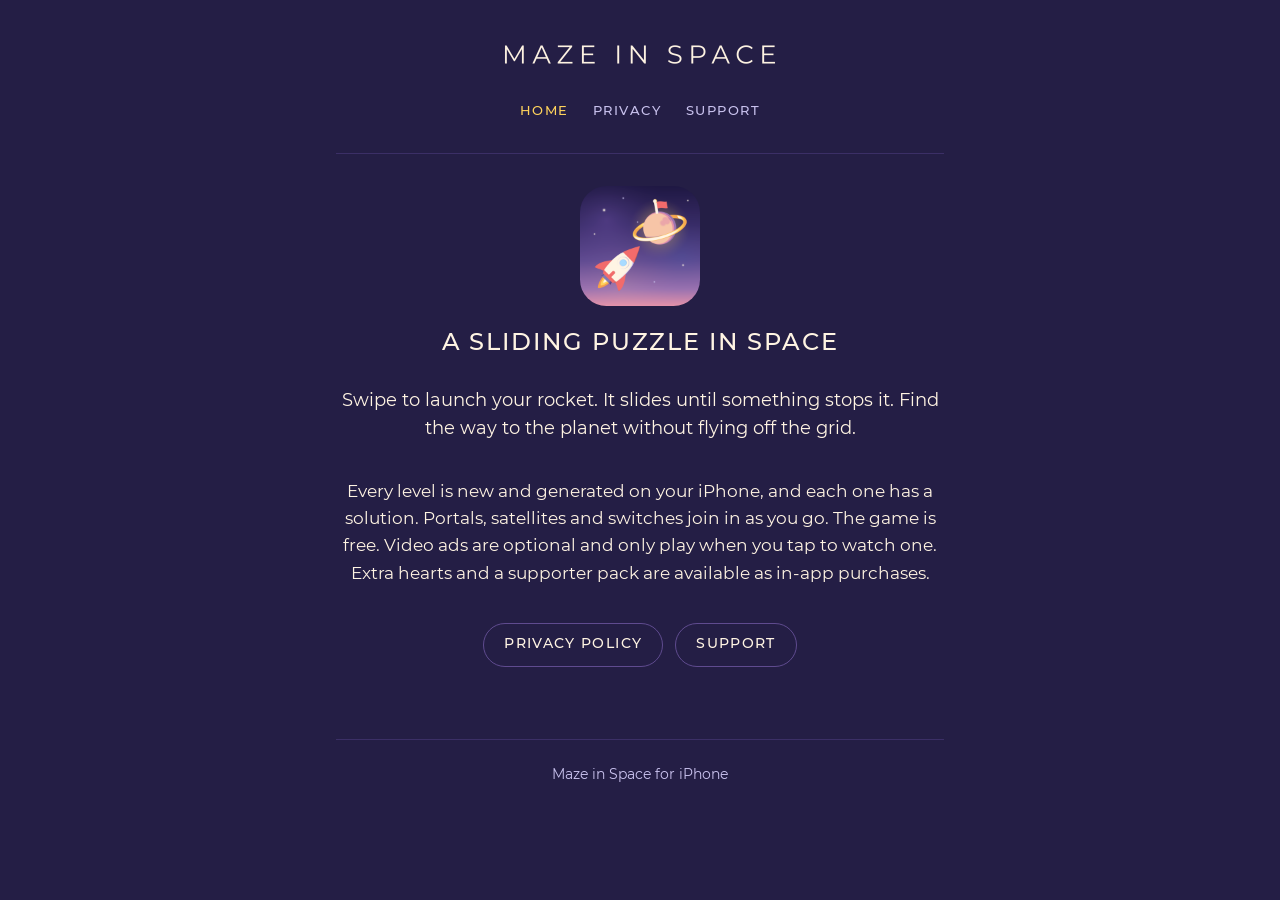
<file: index.html>
<!doctype html>
<html lang="en">
<head>
  <meta charset="utf-8">
  <meta name="viewport" content="width=device-width, initial-scale=1">
  <title>Maze in Space</title>
  <meta name="description" content="Maze in Space is a sliding puzzle game in space for iPhone.">
  <link rel="stylesheet" href="style.css">
  <link rel="icon" type="image/png" href="images/icon.png">
</head>
<body>
  <div class="page">
    <header class="site-header">
      <a class="wordmark" href="index.html"><img src="images/logo.png" width="1152" height="180" alt="Maze in Space"></a>
      <nav class="site-nav" aria-label="Pages">
        <a href="index.html" aria-current="page">Home</a>
        <a href="privacy.html">Privacy</a>
        <a href="support.html">Support</a>
      </nav>
    </header>

    <main>
      <section class="hero">
        <img class="icon" src="images/icon.png" width="360" height="360" alt="The Maze in Space app icon: a rocket flying to a small planet">
        <h1>A sliding puzzle in space</h1>
        <p class="lead">Swipe to launch your rocket. It slides until something stops it. Find the way to the planet without flying off the grid.</p>
        <p>Every level is new and generated on your iPhone, and each one has a solution. Portals, satellites and switches join in as you go. The game is free. Video ads are optional and only play when you tap to watch one. Extra hearts and a supporter pack are available as in-app purchases.</p>
        <ul class="links">
          <li><a href="privacy.html">Privacy policy</a></li>
          <li><a href="support.html">Support</a></li>
        </ul>
      </section>
    </main>

    <footer class="site-footer">
      <p>Maze in Space for iPhone</p>
    </footer>
  </div>
</body>
</html>
</file>
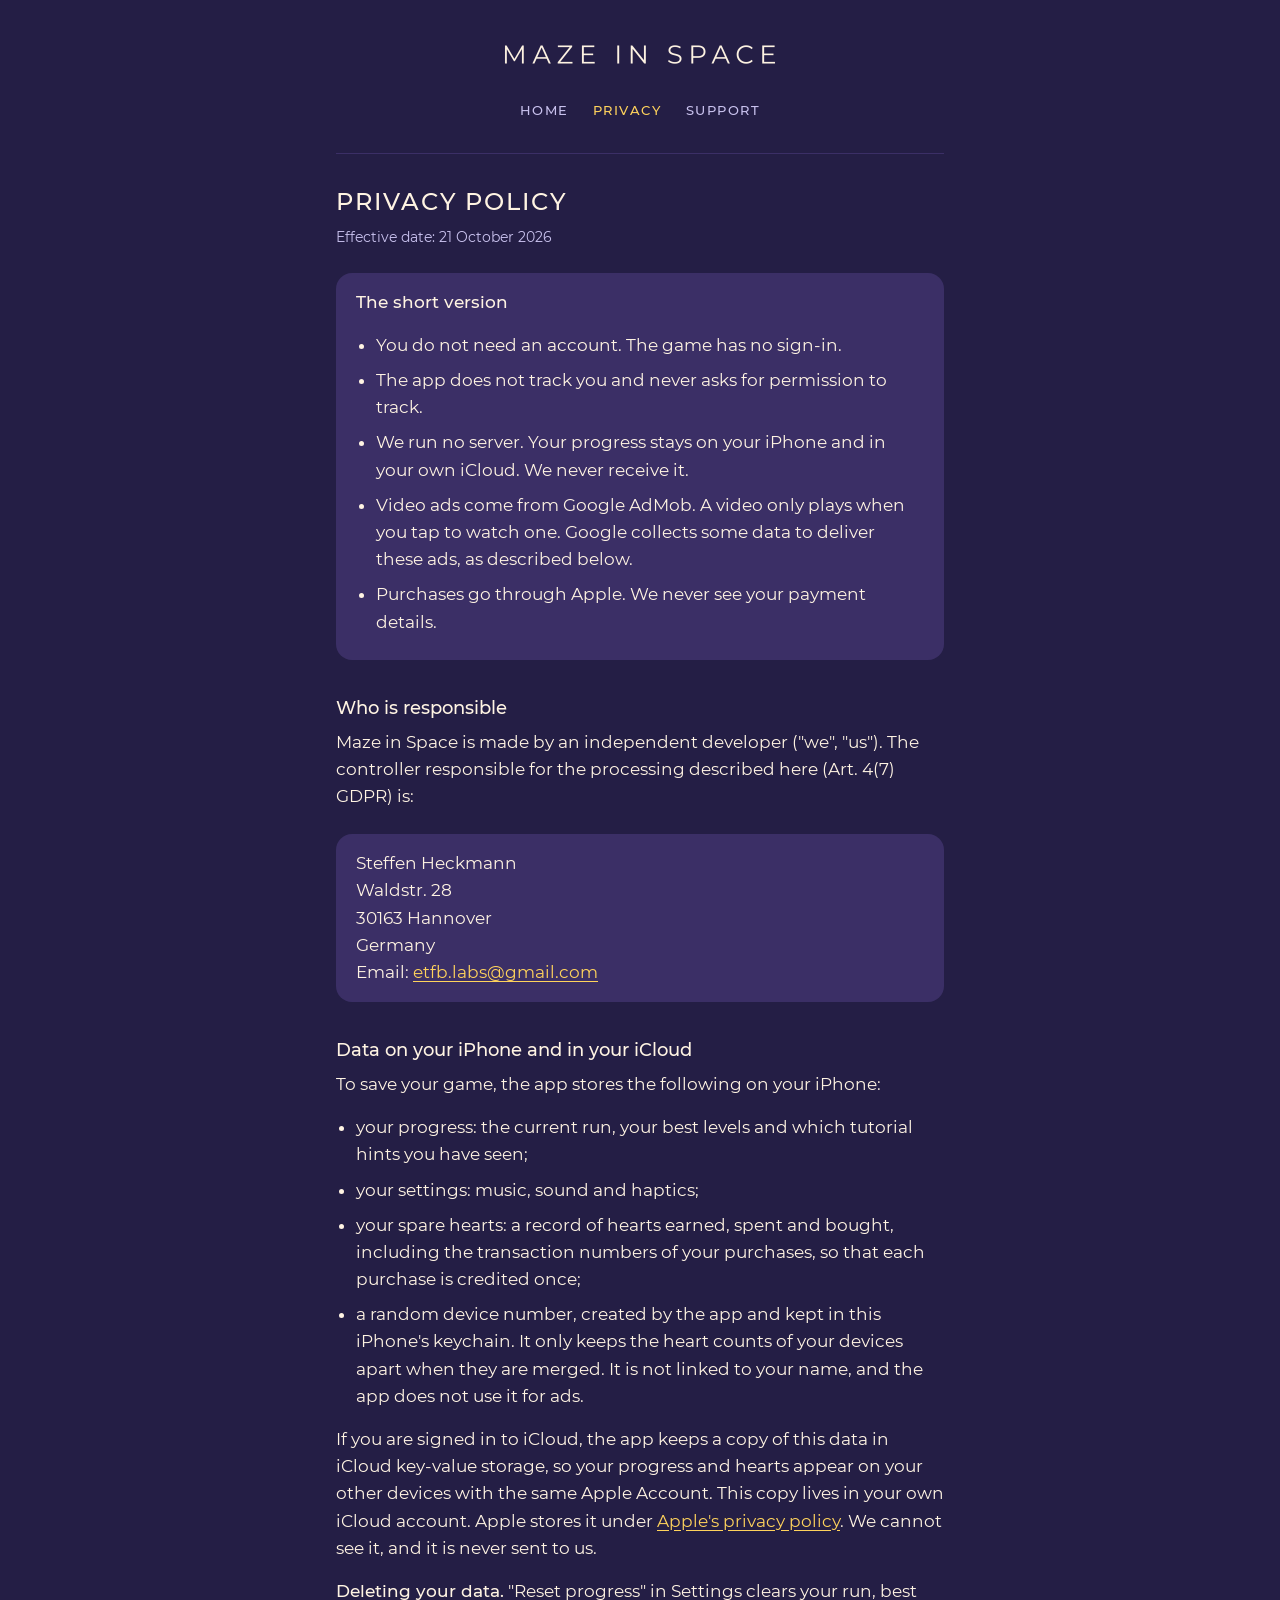
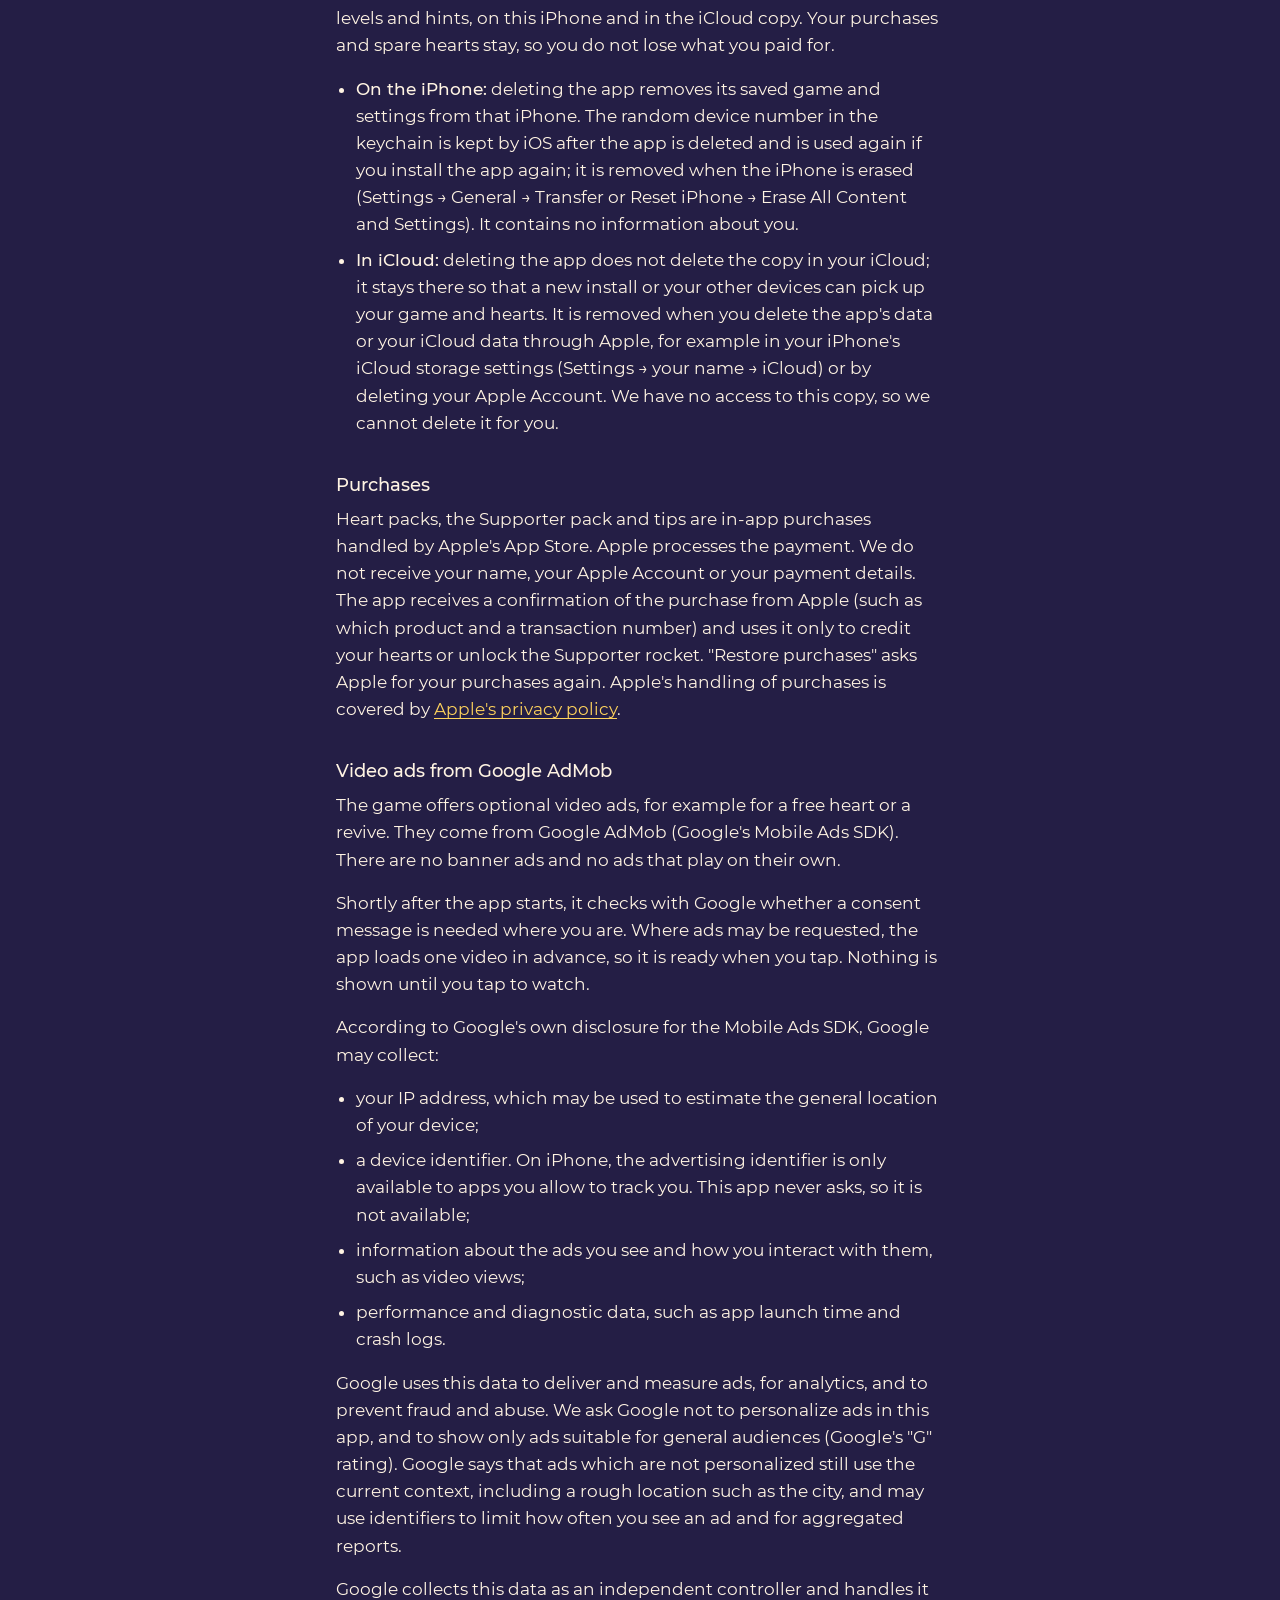
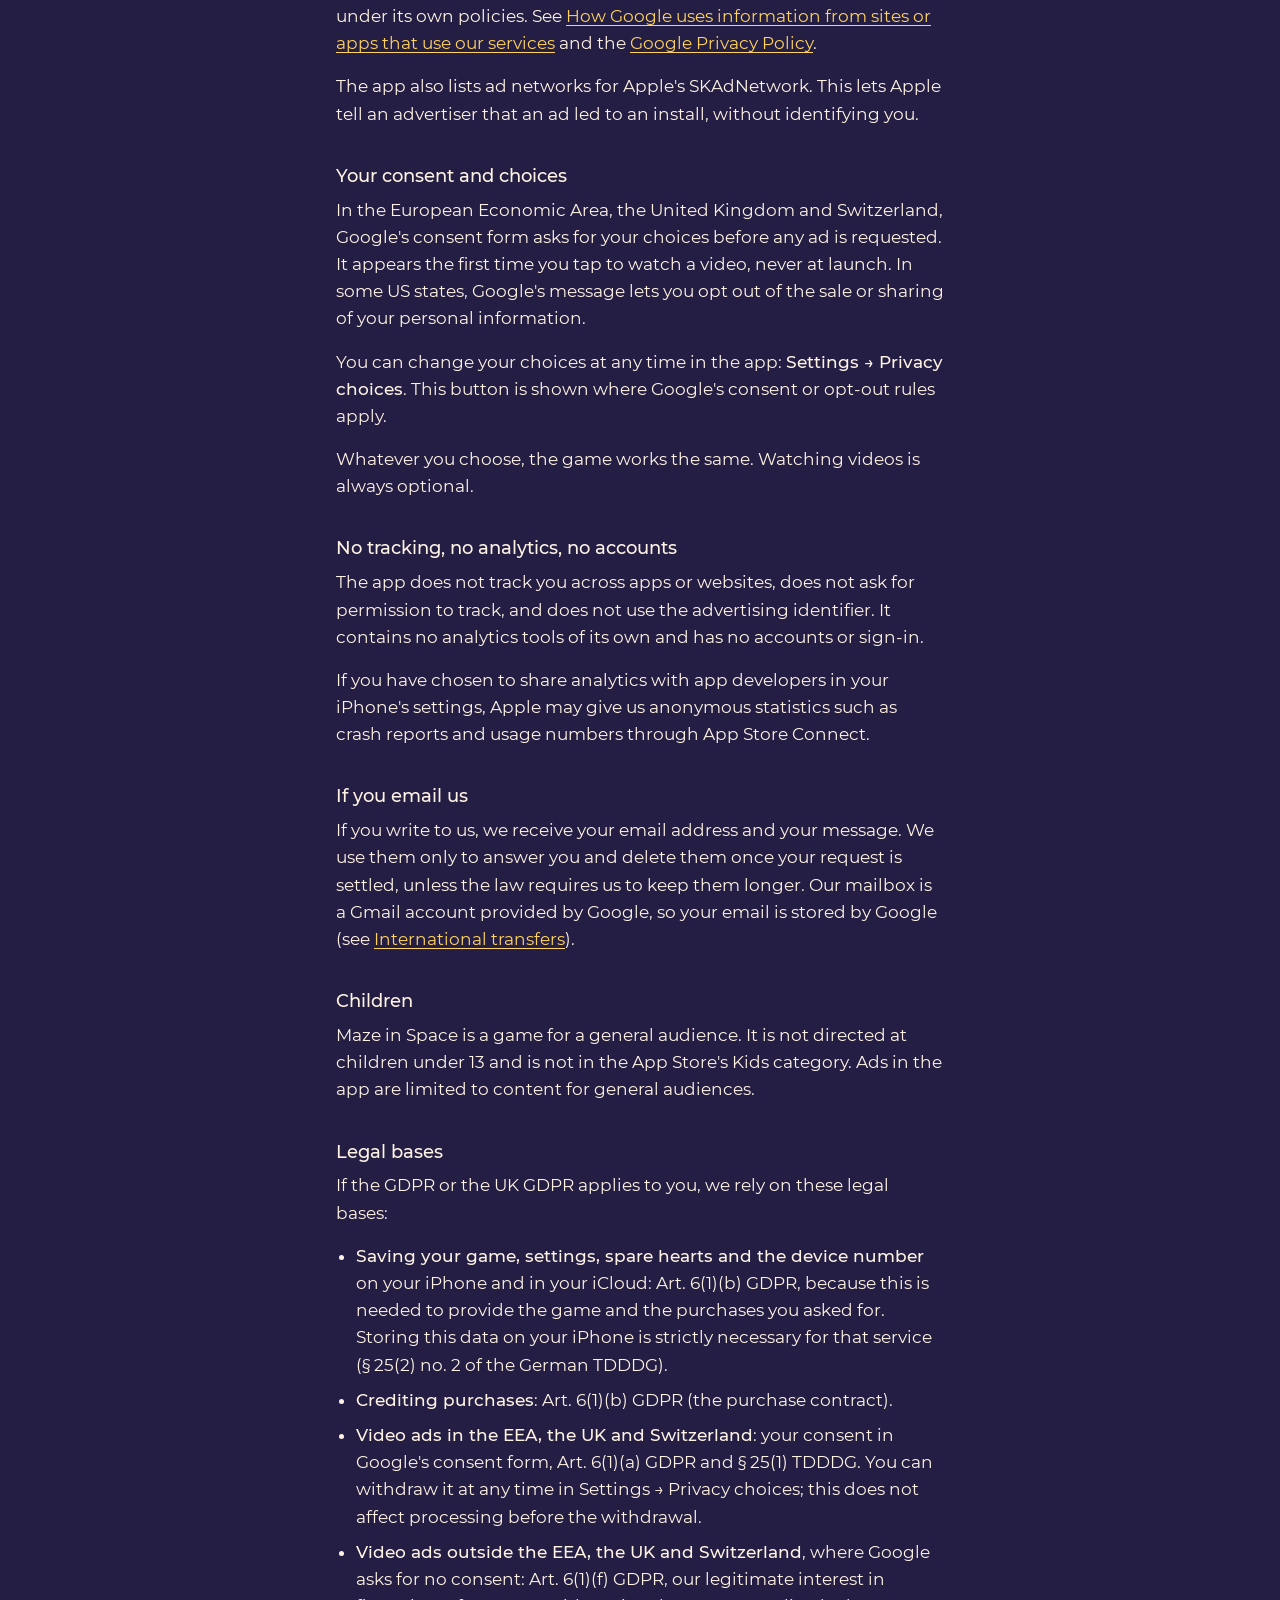
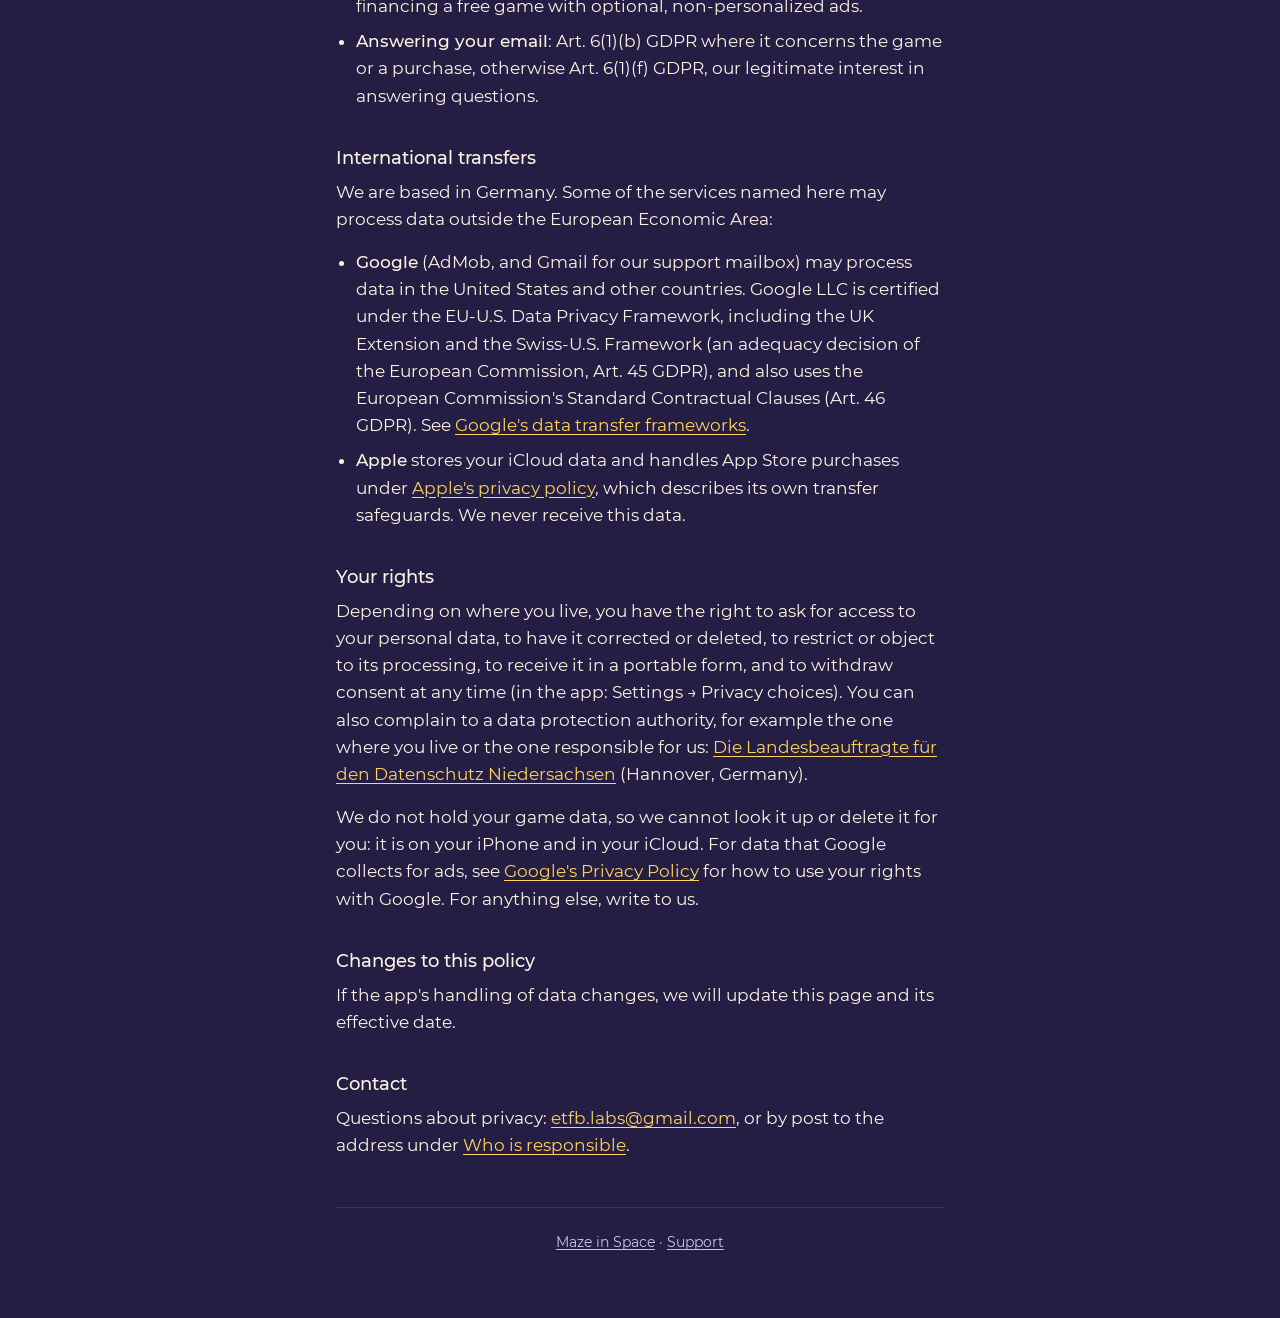
<file: privacy.html>
<!doctype html>
<html lang="en">
<head>
  <meta charset="utf-8">
  <meta name="viewport" content="width=device-width, initial-scale=1">
  <title>Privacy Policy · Maze in Space</title>
  <meta name="description" content="How Maze in Space handles your data: no account, no tracking, optional video ads from Google AdMob, purchases through Apple, progress in your own iCloud.">
  <link rel="stylesheet" href="style.css">
  <link rel="icon" type="image/png" href="images/icon.png">
</head>
<body>
  <div class="page">
    <header class="site-header">
      <a class="wordmark" href="index.html"><img src="images/logo.png" width="1152" height="180" alt="Maze in Space"></a>
      <nav class="site-nav" aria-label="Pages">
        <a href="index.html">Home</a>
        <a href="privacy.html" aria-current="page">Privacy</a>
        <a href="support.html">Support</a>
      </nav>
    </header>

    <main>
      <h1>Privacy policy</h1>
      <p class="meta">Effective date: 21 October 2026</p>

      <div class="card">
        <p><strong>The short version</strong></p>
        <ul>
          <li>You do not need an account. The game has no sign-in.</li>
          <li>The app does not track you and never asks for permission to track.</li>
          <li>We run no server. Your progress stays on your iPhone and in your own iCloud. We never receive it.</li>
          <li>Video ads come from Google AdMob. A video only plays when you tap to watch one. Google collects some data to deliver these ads, as described below.</li>
          <li>Purchases go through Apple. We never see your payment details.</li>
        </ul>
      </div>

      <h2 id="who">Who is responsible</h2>
      <p>Maze in Space is made by an independent developer ("we", "us"). The controller responsible for the processing described here (Art. 4(7) GDPR) is:</p>
      <p class="card">Steffen Heckmann<br>Waldstr. 28<br>30163 Hannover<br>Germany<br>Email: <a href="mailto:etfb.labs@gmail.com">etfb.labs@gmail.com</a></p>

      <h2 id="device">Data on your iPhone and in your iCloud</h2>
      <p>To save your game, the app stores the following on your iPhone:</p>
      <ul>
        <li>your progress: the current run, your best levels and which tutorial hints you have seen;</li>
        <li>your settings: music, sound and haptics;</li>
        <li>your spare hearts: a record of hearts earned, spent and bought, including the transaction numbers of your purchases, so that each purchase is credited once;</li>
        <li>a random device number, created by the app and kept in this iPhone's keychain. It only keeps the heart counts of your devices apart when they are merged. It is not linked to your name, and the app does not use it for ads.</li>
      </ul>
      <p>If you are signed in to iCloud, the app keeps a copy of this data in iCloud key-value storage, so your progress and hearts appear on your other devices with the same Apple Account. This copy lives in your own iCloud account. Apple stores it under <a href="https://www.apple.com/legal/privacy/">Apple's privacy policy</a>. We cannot see it, and it is never sent to us.</p>
      <p><strong>Deleting your data.</strong> "Reset progress" in Settings clears your run, best levels and hints, on this iPhone and in the iCloud copy. Your purchases and spare hearts stay, so you do not lose what you paid for.</p>
      <ul>
        <li><strong>On the iPhone:</strong> deleting the app removes its saved game and settings from that iPhone. The random device number in the keychain is kept by iOS after the app is deleted and is used again if you install the app again; it is removed when the iPhone is erased (Settings → General → Transfer or Reset iPhone → Erase All Content and Settings). It contains no information about you.</li>
        <li><strong>In iCloud:</strong> deleting the app does not delete the copy in your iCloud; it stays there so that a new install or your other devices can pick up your game and hearts. It is removed when you delete the app's data or your iCloud data through Apple, for example in your iPhone's iCloud storage settings (Settings → your name → iCloud) or by deleting your Apple Account. We have no access to this copy, so we cannot delete it for you.</li>
      </ul>

      <h2 id="purchases">Purchases</h2>
      <p>Heart packs, the Supporter pack and tips are in-app purchases handled by Apple's App Store. Apple processes the payment. We do not receive your name, your Apple Account or your payment details. The app receives a confirmation of the purchase from Apple (such as which product and a transaction number) and uses it only to credit your hearts or unlock the Supporter rocket. "Restore purchases" asks Apple for your purchases again. Apple's handling of purchases is covered by <a href="https://www.apple.com/legal/privacy/">Apple's privacy policy</a>.</p>

      <h2 id="ads">Video ads from Google AdMob</h2>
      <p>The game offers optional video ads, for example for a free heart or a revive. They come from Google AdMob (Google's Mobile Ads SDK). There are no banner ads and no ads that play on their own.</p>
      <p>Shortly after the app starts, it checks with Google whether a consent message is needed where you are. Where ads may be requested, the app loads one video in advance, so it is ready when you tap. Nothing is shown until you tap to watch.</p>
      <p>According to Google's own disclosure for the Mobile Ads SDK, Google may collect:</p>
      <ul>
        <li>your IP address, which may be used to estimate the general location of your device;</li>
        <li>a device identifier. On iPhone, the advertising identifier is only available to apps you allow to track you. This app never asks, so it is not available;</li>
        <li>information about the ads you see and how you interact with them, such as video views;</li>
        <li>performance and diagnostic data, such as app launch time and crash logs.</li>
      </ul>
      <p>Google uses this data to deliver and measure ads, for analytics, and to prevent fraud and abuse. We ask Google not to personalize ads in this app, and to show only ads suitable for general audiences (Google's "G" rating). Google says that ads which are not personalized still use the current context, including a rough location such as the city, and may use identifiers to limit how often you see an ad and for aggregated reports.</p>
      <p>Google collects this data as an independent controller and handles it under its own policies. See <a href="https://policies.google.com/technologies/partner-sites">How Google uses information from sites or apps that use our services</a> and the <a href="https://policies.google.com/privacy">Google Privacy Policy</a>.</p>
      <p>The app also lists ad networks for Apple's SKAdNetwork. This lets Apple tell an advertiser that an ad led to an install, without identifying you.</p>

      <h2 id="consent">Your consent and choices</h2>
      <p>In the European Economic Area, the United Kingdom and Switzerland, Google's consent form asks for your choices before any ad is requested. It appears the first time you tap to watch a video, never at launch. In some US states, Google's message lets you opt out of the sale or sharing of your personal information.</p>
      <p>You can change your choices at any time in the app: <strong>Settings → Privacy choices</strong>. This button is shown where Google's consent or opt-out rules apply.</p>
      <p>Whatever you choose, the game works the same. Watching videos is always optional.</p>

      <h2 id="tracking">No tracking, no analytics, no accounts</h2>
      <p>The app does not track you across apps or websites, does not ask for permission to track, and does not use the advertising identifier. It contains no analytics tools of its own and has no accounts or sign-in.</p>
      <p>If you have chosen to share analytics with app developers in your iPhone's settings, Apple may give us anonymous statistics such as crash reports and usage numbers through App Store Connect.</p>

      <h2 id="email">If you email us</h2>
      <p>If you write to us, we receive your email address and your message. We use them only to answer you and delete them once your request is settled, unless the law requires us to keep them longer. Our mailbox is a Gmail account provided by Google, so your email is stored by Google (see <a href="#transfers">International transfers</a>).</p>

      <h2 id="children">Children</h2>
      <p>Maze in Space is a game for a general audience. It is not directed at children under 13 and is not in the App Store's Kids category. Ads in the app are limited to content for general audiences.</p>

      <h2 id="legal-bases">Legal bases</h2>
      <p>If the GDPR or the UK GDPR applies to you, we rely on these legal bases:</p>
      <ul>
        <li><strong>Saving your game, settings, spare hearts and the device number</strong> on your iPhone and in your iCloud: Art. 6(1)(b) GDPR, because this is needed to provide the game and the purchases you asked for. Storing this data on your iPhone is strictly necessary for that service (§ 25(2) no. 2 of the German TDDDG).</li>
        <li><strong>Crediting purchases</strong>: Art. 6(1)(b) GDPR (the purchase contract).</li>
        <li><strong>Video ads in the EEA, the UK and Switzerland</strong>: your consent in Google's consent form, Art. 6(1)(a) GDPR and § 25(1) TDDDG. You can withdraw it at any time in Settings → Privacy choices; this does not affect processing before the withdrawal.</li>
        <li><strong>Video ads outside the EEA, the UK and Switzerland</strong>, where Google asks for no consent: Art. 6(1)(f) GDPR, our legitimate interest in financing a free game with optional, non-personalized ads.</li>
        <li><strong>Answering your email</strong>: Art. 6(1)(b) GDPR where it concerns the game or a purchase, otherwise Art. 6(1)(f) GDPR, our legitimate interest in answering questions.</li>
      </ul>

      <h2 id="transfers">International transfers</h2>
      <p>We are based in Germany. Some of the services named here may process data outside the European Economic Area:</p>
      <ul>
        <li><strong>Google</strong> (AdMob, and Gmail for our support mailbox) may process data in the United States and other countries. Google LLC is certified under the EU-U.S. Data Privacy Framework, including the UK Extension and the Swiss-U.S. Framework (an adequacy decision of the European Commission, Art. 45 GDPR), and also uses the European Commission's Standard Contractual Clauses (Art. 46 GDPR). See <a href="https://policies.google.com/privacy/frameworks">Google's data transfer frameworks</a>.</li>
        <li><strong>Apple</strong> stores your iCloud data and handles App Store purchases under <a href="https://www.apple.com/legal/privacy/">Apple's privacy policy</a>, which describes its own transfer safeguards. We never receive this data.</li>
      </ul>

      <h2 id="rights">Your rights</h2>
      <p>Depending on where you live, you have the right to ask for access to your personal data, to have it corrected or deleted, to restrict or object to its processing, to receive it in a portable form, and to withdraw consent at any time (in the app: Settings → Privacy choices). You can also complain to a data protection authority, for example the one where you live or the one responsible for us: <a href="https://www.lfd.niedersachsen.de/">Die Landesbeauftragte für den Datenschutz Niedersachsen</a> (Hannover, Germany).</p>
      <p>We do not hold your game data, so we cannot look it up or delete it for you: it is on your iPhone and in your iCloud. For data that Google collects for ads, see <a href="https://policies.google.com/privacy">Google's Privacy Policy</a> for how to use your rights with Google. For anything else, write to us.</p>

      <h2 id="changes">Changes to this policy</h2>
      <p>If the app's handling of data changes, we will update this page and its effective date.</p>

      <h2 id="contact">Contact</h2>
      <p>Questions about privacy: <a href="mailto:etfb.labs@gmail.com">etfb.labs@gmail.com</a>, or by post to the address under <a href="#who">Who is responsible</a>.</p>
    </main>

    <footer class="site-footer">
      <p><a href="index.html">Maze in Space</a> · <a href="support.html">Support</a></p>
    </footer>
  </div>
</body>
</html>
</file>
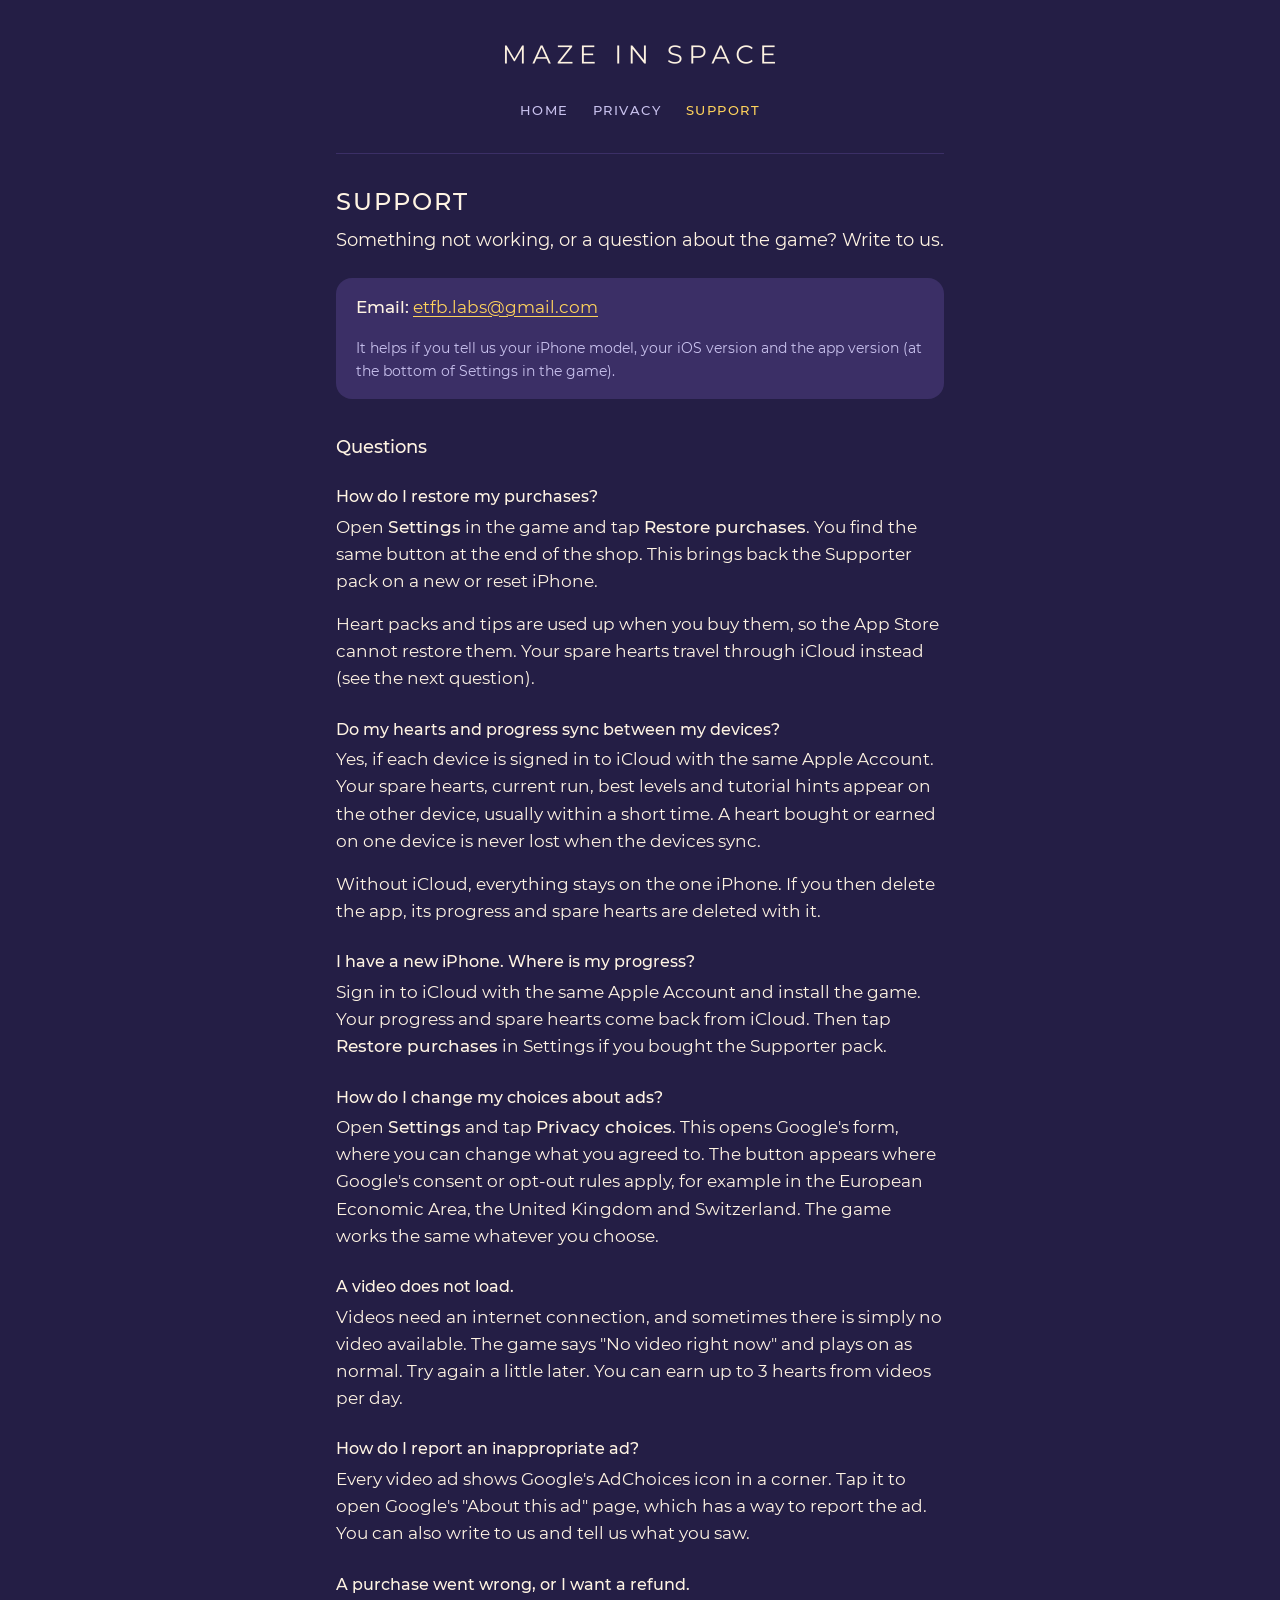
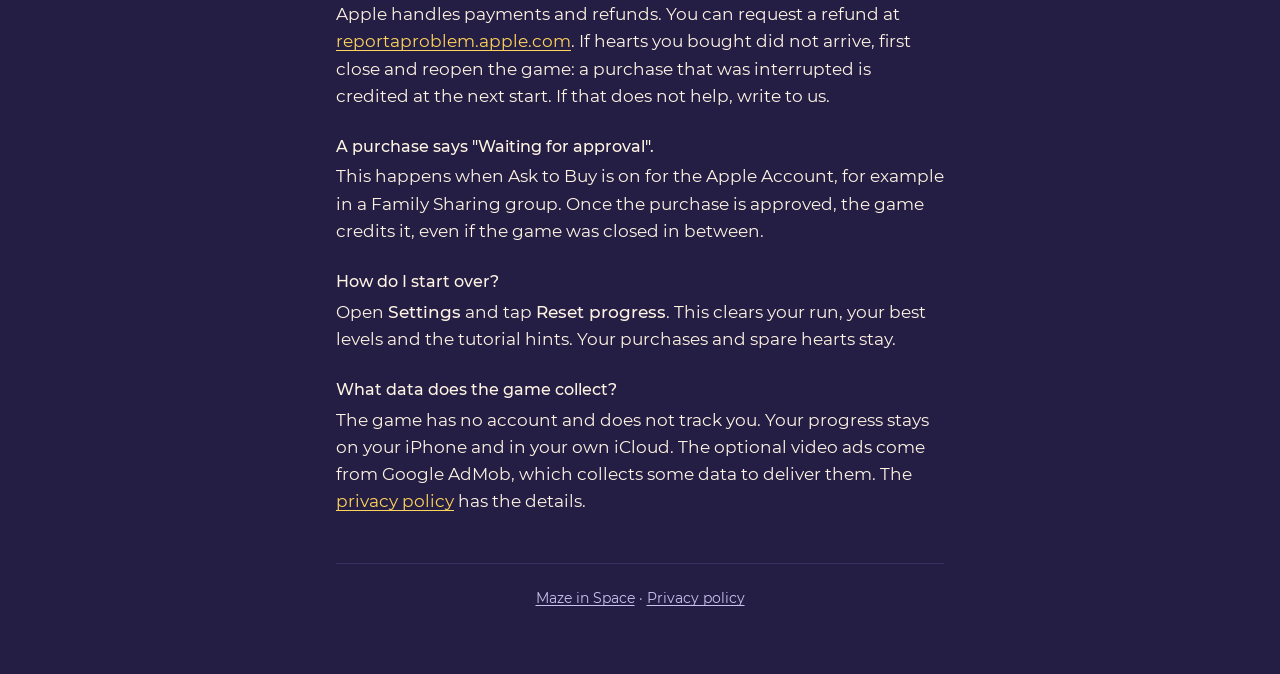
<file: support.html>
<!doctype html>
<html lang="en">
<head>
  <meta charset="utf-8">
  <meta name="viewport" content="width=device-width, initial-scale=1">
  <title>Support · Maze in Space</title>
  <meta name="description" content="Help with Maze in Space: restoring purchases, hearts on several devices, ad consent choices, and how to contact us.">
  <link rel="stylesheet" href="style.css">
  <link rel="icon" type="image/png" href="images/icon.png">
</head>
<body>
  <div class="page">
    <header class="site-header">
      <a class="wordmark" href="index.html"><img src="images/logo.png" width="1152" height="180" alt="Maze in Space"></a>
      <nav class="site-nav" aria-label="Pages">
        <a href="index.html">Home</a>
        <a href="privacy.html">Privacy</a>
        <a href="support.html" aria-current="page">Support</a>
      </nav>
    </header>

    <main>
      <h1>Support</h1>
      <p class="lead">Something not working, or a question about the game? Write to us.</p>

      <div class="card" id="contact">
        <p><strong>Email:</strong> <a href="mailto:etfb.labs@gmail.com">etfb.labs@gmail.com</a></p>
        <p class="meta">It helps if you tell us your iPhone model, your iOS version and the app version (at the bottom of Settings in the game).</p>
      </div>

      <h2>Questions</h2>

      <h3 id="restore">How do I restore my purchases?</h3>
      <p>Open <strong>Settings</strong> in the game and tap <strong>Restore purchases</strong>. You find the same button at the end of the shop. This brings back the Supporter pack on a new or reset iPhone.</p>
      <p>Heart packs and tips are used up when you buy them, so the App Store cannot restore them. Your spare hearts travel through iCloud instead (see the next question).</p>

      <h3 id="sync">Do my hearts and progress sync between my devices?</h3>
      <p>Yes, if each device is signed in to iCloud with the same Apple Account. Your spare hearts, current run, best levels and tutorial hints appear on the other device, usually within a short time. A heart bought or earned on one device is never lost when the devices sync.</p>
      <p>Without iCloud, everything stays on the one iPhone. If you then delete the app, its progress and spare hearts are deleted with it.</p>

      <h3 id="new-iphone">I have a new iPhone. Where is my progress?</h3>
      <p>Sign in to iCloud with the same Apple Account and install the game. Your progress and spare hearts come back from iCloud. Then tap <strong>Restore purchases</strong> in Settings if you bought the Supporter pack.</p>

      <h3 id="consent">How do I change my choices about ads?</h3>
      <p>Open <strong>Settings</strong> and tap <strong>Privacy choices</strong>. This opens Google's form, where you can change what you agreed to. The button appears where Google's consent or opt-out rules apply, for example in the European Economic Area, the United Kingdom and Switzerland. The game works the same whatever you choose.</p>

      <h3 id="video">A video does not load.</h3>
      <p>Videos need an internet connection, and sometimes there is simply no video available. The game says "No video right now" and plays on as normal. Try again a little later. You can earn up to 3 hearts from videos per day.</p>

      <h3 id="report-ad">How do I report an inappropriate ad?</h3>
      <p>Every video ad shows Google's AdChoices icon in a corner. Tap it to open Google's "About this ad" page, which has a way to report the ad. You can also write to us and tell us what you saw.</p>

      <h3 id="refund">A purchase went wrong, or I want a refund.</h3>
      <p>Apple handles payments and refunds. You can request a refund at <a href="https://reportaproblem.apple.com">reportaproblem.apple.com</a>. If hearts you bought did not arrive, first close and reopen the game: a purchase that was interrupted is credited at the next start. If that does not help, write to us.</p>

      <h3 id="waiting">A purchase says "Waiting for approval".</h3>
      <p>This happens when Ask to Buy is on for the Apple Account, for example in a Family Sharing group. Once the purchase is approved, the game credits it, even if the game was closed in between.</p>

      <h3 id="reset">How do I start over?</h3>
      <p>Open <strong>Settings</strong> and tap <strong>Reset progress</strong>. This clears your run, your best levels and the tutorial hints. Your purchases and spare hearts stay.</p>

      <h3 id="privacy">What data does the game collect?</h3>
      <p>The game has no account and does not track you. Your progress stays on your iPhone and in your own iCloud. The optional video ads come from Google AdMob, which collects some data to deliver them. The <a href="privacy.html">privacy policy</a> has the details.</p>
    </main>

    <footer class="site-footer">
      <p><a href="index.html">Maze in Space</a> · <a href="privacy.html">Privacy policy</a></p>
    </footer>
  </div>
</body>
</html>
</file>
<file: style.css>
/* Maze in Space: the policy and support pages.
   Colours from the game's palette (docs/visual-design-spec.md §2), Montserrat self-hosted
   (SIL Open Font License, fonts/OFL.txt). No third-party requests of any kind. */

@font-face {
  font-family: "Montserrat";
  src: url("fonts/Montserrat-Regular.ttf") format("truetype");
  font-weight: 400;
  font-style: normal;
  font-display: swap;
}

@font-face {
  font-family: "Montserrat";
  src: url("fonts/Montserrat-Medium.ttf") format("truetype");
  font-weight: 500;
  font-style: normal;
  font-display: swap;
}

:root {
  --void: #15122B;
  --night: #241E45;
  --dusk: #3B2F66;
  --violet: #5F4B8F;
  --lavender: #C9C2EE;
  --cream: #FFF4E3;
  --gold: #FFD35C;
  color-scheme: dark;
}

* {
  box-sizing: border-box;
}

html {
  -webkit-text-size-adjust: 100%;
  text-size-adjust: 100%;
}

body {
  margin: 0;
  background: var(--night);
  color: var(--cream);
  font-family: "Montserrat", -apple-system, "Helvetica Neue", Arial, sans-serif;
  font-weight: 400;
  font-size: 17px;
  line-height: 1.6;
}

.page {
  max-width: 40rem;
  margin: 0 auto;
  padding: 2rem 1rem 3rem;
}

/* Header: the wordmark links home, the page links sit under it. */
.site-header {
  display: flex;
  flex-direction: column;
  align-items: center;
  gap: 1rem;
  padding-bottom: 1.5rem;
  border-bottom: 1px solid var(--dusk);
  margin-bottom: 2rem;
}

.site-header .wordmark img {
  display: block;
  width: min(18rem, 80vw);
  height: auto;
}

.site-nav {
  display: flex;
  flex-wrap: wrap;
  justify-content: center;
  gap: 0.25rem 1.5rem;
  font-weight: 500;
  font-size: 0.8rem;
  letter-spacing: 0.12em;
  text-transform: uppercase;
}

.site-nav a {
  color: var(--lavender);
  text-decoration: none;
  padding: 0.5rem 0;
}

.site-nav a:hover,
.site-nav a:focus-visible {
  color: var(--cream);
}

.site-nav a[aria-current="page"] {
  color: var(--gold);
}

h1 {
  font-weight: 500;
  font-size: 1.5rem;
  line-height: 1.3;
  letter-spacing: 0.08em;
  text-transform: uppercase;
  margin: 0 0 0.5rem;
}

h2 {
  font-weight: 500;
  font-size: 1.15rem;
  line-height: 1.35;
  margin: 2.25rem 0 0.5rem;
}

h3 {
  font-weight: 500;
  font-size: 1rem;
  margin: 1.5rem 0 0.25rem;
}

p,
ul {
  margin: 0 0 1rem;
}

ul {
  padding-left: 1.25rem;
}

li {
  margin-bottom: 0.5rem;
}

a {
  color: var(--gold);
  text-underline-offset: 0.15em;
  overflow-wrap: anywhere;
}

a:hover,
a:focus-visible {
  color: var(--cream);
}

strong {
  font-weight: 500;
}

.lead {
  font-size: 1.1rem;
}

.meta {
  color: var(--lavender);
  font-size: 0.9rem;
}

/* A notice banner (was the draft marker before Steffen's review, #94). */
.draft {
  background: var(--dusk);
  border: 1px solid var(--gold);
  border-radius: 12px;
  padding: 0.75rem 1rem;
  margin-bottom: 2rem;
  font-weight: 500;
}

.card {
  background: var(--dusk);
  border-radius: 16px;
  padding: 1rem 1.25rem;
  margin: 1.5rem 0;
}

.card p:last-child,
.card ul:last-child {
  margin-bottom: 0;
}

.hero {
  display: flex;
  flex-direction: column;
  align-items: center;
  text-align: center;
  gap: 1.25rem;
}

.hero img.icon {
  width: 7.5rem;
  height: 7.5rem;
  border-radius: 22%;
}

.links {
  list-style: none;
  padding: 0;
  display: flex;
  flex-wrap: wrap;
  justify-content: center;
  gap: 0.75rem;
}

.links a {
  display: inline-block;
  min-height: 44px;
  padding: 0.6rem 1.25rem;
  border: 1px solid var(--violet);
  border-radius: 999px;
  color: var(--cream);
  text-decoration: none;
  font-weight: 500;
  font-size: 0.85rem;
  letter-spacing: 0.1em;
  text-transform: uppercase;
}

.links a:hover,
.links a:focus-visible {
  border-color: var(--gold);
  color: var(--gold);
}

.site-footer {
  margin-top: 3rem;
  padding-top: 1.5rem;
  border-top: 1px solid var(--dusk);
  color: var(--lavender);
  font-size: 0.85rem;
  text-align: center;
}

.site-footer a {
  color: var(--lavender);
}

:focus-visible {
  outline: 2px solid var(--gold);
  outline-offset: 2px;
}
</file>
